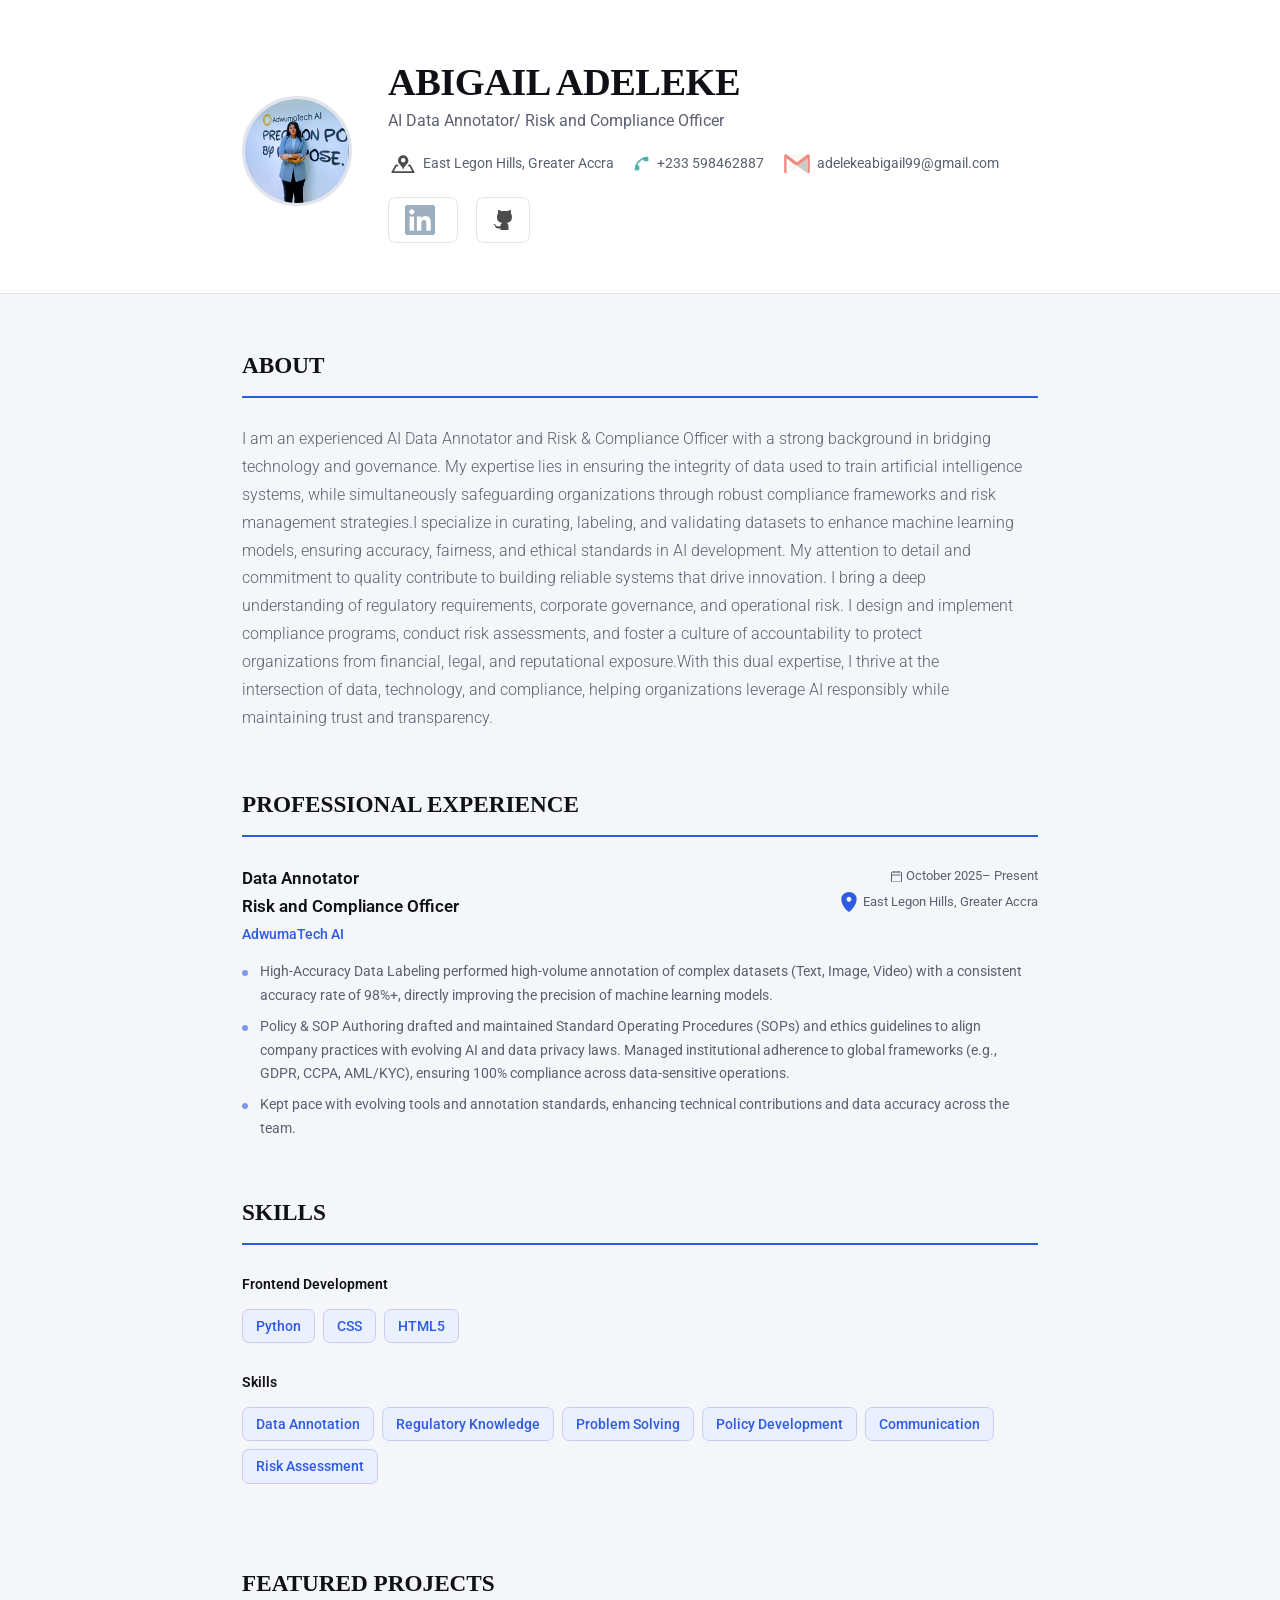
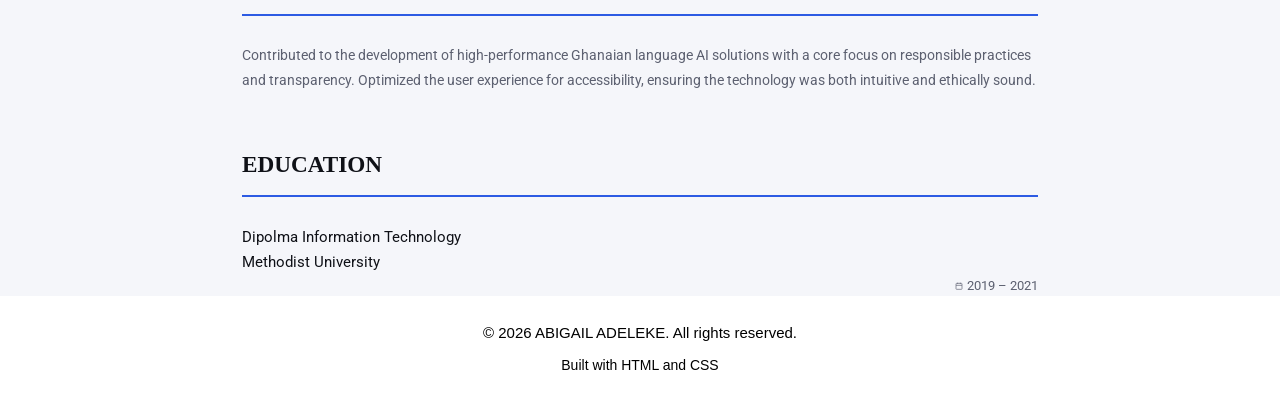
<file: index.html>
<DOCTYPE html>
<html lang="en">
  <head>
    <meta charset="UTF-8">
    <meta name="viewport" content="width=device-width, initial-scale=1.0">
    <title>Abby
    </title>
<link href="https://fonts.googleapis.com/css2?family=Roboto:wght@300;400;500;700&display=swap" rel="stylesheet">
    <link rel="stylesheet" href="styles.css">
  
    <div class="hero">
    <div class="container">
    <div class="hero-inner">
    <div class="avatar-wrap">
    <img src="page.jpg" alt="profile pic">
    </div>
    <div class="hero-text">
      <h1>ABIGAIL ADELEKE</h1>
      <p class="role">AI Data Annotator/ Risk and Compliance Officer</p>
      <div class="contact-line">

       <span>
        <svg fill="#000000" width="30px" height="30px" viewBox="-1.5 0 19 19" xmlns="http://www.w3.org/2000/svg" class="cf-icon-svg"><path d="M15.084 15.2H.916a.264.264 0 0 1-.254-.42l2.36-4.492a.865.865 0 0 1 .696-.42h.827a9.51 9.51 0 0 0 .943 1.108H3.912l-1.637 3.116h11.45l-1.637-3.116h-1.34a9.481 9.481 0 0 0 .943-1.109h.591a.866.866 0 0 1 .696.421l2.36 4.492a.264.264 0 0 1-.254.42zM11.4 7.189c0 2.64-2.176 2.888-3.103 5.46a.182.182 0 0 1-.356 0c-.928-2.572-3.104-2.82-3.104-5.46a3.282 3.282 0 0 1 6.563 0zm-1.86-.005a1.425 1.425 0 1 0-1.425 1.425A1.425 1.425 0 0 0 9.54 7.184z"/></svg>
        East Legon Hills, Greater Accra
       </span>

       <span>
       <svg width="20px" height="30px" viewBox="0 0 50 50" version="1" xmlns="http://www.w3.org/2000/svg"
       enable-background="new 0 0 48 48">
       <path
       fill="#009688"
      d="M39.1,7l-3.7,0C22.2,7.2,7.1,24.1,7,35.4l0,3.7c0,1,0.8,1.9,1.9,1.9l7.5-0.1c1,0,1.9-0.9,
      1.9-1.9l0.2-8.2l-4.7-4c0-2.6,10.5-13.1,13.2-13.2l4.3,4.7l7.9-0.2c1,0,1.9-0.9,1.9-1.9L41,8.9
      C41,7.8,40.2,7,39.1,7z" />
     </svg>
    +233 598462887
    </span>

    <span>
        <svg width="30px" height="30px" viewBox="0 0 14 14" role="img" focusable="false" aria-hidden="true" xmlns="http://www.w3.org/2000/svg"><path fill="#f7f5ed" d="M6.99746829 5.206376l.0235081-.0174163 4.8423562 3.6154833H2.13158837l4.84237182-3.6154833z" class="fil0"/><path fill="#f7f5ed" d="M4.56374 10.5595L9.43626 7.022l-.0265-.019h-.003l-.009-.01c-.45053-.3173-.89911-.6396-1.34661-.9653-.00005-.0001-.00008-.0001-.00012-.0001C6.88672 5.18 5.72961 4.3088 4.5638 3.4406v7.1135l.00011-.0001z" class="fil0"/><path fill="#e75a4d" d="M11.86331462 11.342143h.34182027c.43471944 0 .79038762-.35566584.79038762-.79038762V3.35103691c0-.43471944-.35567521-.79038762-.79038762-.79038762h-.34182027v8.7814859zm-9.73174422.0668536h-.34182027c-.43471007 0-.79038762-.35566584-.79038762-.79038762V3.35106034c0-.43471944.35566584-.79038762.79038762-.79038762h.34182027v8.8483395z" class="fil1"/><path fill="#f7f5ed" d="M6.99745032 6.15873972l.0235081.01742411 4.8423562-3.61551454H2.1315704l4.84237182 3.61551454z" class="fil0"/><path fill="#b7b6ad" d="M7.00268302 7.8725505l4.86067846 3.46960812V4.2977573c-.80412541.59883956-1.60412714 1.19911616-2.40519884 1.79209822-.75827446.56129689-1.51750643 1.11605681-2.28213667 1.65685245l-.00021868.0001562-.1731149.12568243z"/><path fill="#b7b6ad" fill-rule="nonzero" d="M2.14986923 11.4342229l-.03659766-.0505307 4.89550325-3.5571426.0365508.0505307z"/><path fill="#e75a4d" d="M7.00268302 7.8725505C5.15723469 6.77326957 2.80294143 4.78635871.99939375 3.45886958l.53361435-.83645881.58299228-.04767177.01559853-.01407643L6.9739633 6.1761693l.02351278-.0174249.02351279.0174249 4.842364-3.61550673.01559892.01407643.5829923.04767177.53361434.83645881C11.0449094 4.89462874 9.00882679 6.55608909 7.0026799 7.8725505z" class="fil1"/><path fill="none" d="M0-2034h2048V14H0z"/></svg>
        adelekeabigail99@gmail.com
      </span>

      
      </a>
      <a href="https://www.linkedin.com/in/abigail-adeleke-14346b2b6/" target="_blank" class="link-btn">
        <svg width="30px" height="30px" viewBox="0 0 24 24" id="meteor-icon-kit__solid-linkedin" fill="none" xmlns="http://www.w3.org/2000/svg"><path fill-rule="evenodd" clip-rule="evenodd" d="M22.2857 0H1.70893C0.766071 0 0 0.776786 0 1.73036V22.2696C0 23.2232 0.766071 24 1.70893 24H22.2857C23.2286 24 24 23.2232 24 22.2696V1.73036C24 0.776786 23.2286 0 22.2857 0ZM7.25357 20.5714H3.69643V9.11786H7.25893V20.5714H7.25357ZM5.475 7.55357C4.33393 7.55357 3.4125 6.62679 3.4125 5.49107C3.4125 4.35536 4.33393 3.42857 5.475 3.42857C6.61071 3.42857 7.5375 4.35536 7.5375 5.49107C7.5375 6.63214 6.61607 7.55357 5.475 7.55357ZM20.5875 20.5714H17.0304V15C17.0304 13.6714 17.0036 11.9625 15.1821 11.9625C13.3286 11.9625 13.0446 13.4089 13.0446 14.9036V20.5714H9.4875V9.11786H12.9V10.6821H12.9482C13.425 9.78214 14.5875 8.83393 16.3179 8.83393C19.9179 8.83393 20.5875 11.2071 20.5875 14.2929V20.5714Z" fill="#758CA3"/></svg>
      

       <span>
     <a href="https://github.com/akdel24" target="_blank" class="link-btn">
        <svg fill="#000000" width="20px" height="20px" viewBox="0 0 1920 1920" xmlns="http://www.w3.org/2000/svg">
    <path d="M1821.63 637.76c0-130.027-43.627-236.373-116.054-319.68 11.627-30.187 50.347-151.36-11.2-315.307 0 0-94.72-32-310.4 122.134-90.133-26.454-186.773-39.68-282.773-40.107-96 .427-192.64 13.653-282.667 40.107C602.749-29.227 507.923 2.773 507.923 2.773c-61.547 163.947-22.72 285.12-11.094 315.307-72.32 83.307-116.266 189.653-116.266 319.68 0 456.533 263.68 558.72 514.453 588.8 0 0-180.267 111.68-180.267 299.413-64.32 30.507-336.533 123.947-437.333-58.133 0 0-59.627-114.347-173.013-122.773 0 0-110.294-1.494-7.787 72.426 0 0 74.027 36.694 125.44 174.294 0 0 57.173 289.92 489.067 159.68 4.373 2.24 1.6 140.266 1.6 168.533h777.173s1.28-277.013 1.28-365.12c0-216.64-144.64-292.48-185.28-329.28 251.627-29.44 515.733-130.133 515.733-587.84" fill-rule="evenodd"/></svg>
</a>
  </div>
  </div>
  </div>
  </div>
  </div>

 <div class="container">
    <section class="section">
     <h2 class="section-title">ABOUT</h2>
      <p class="about-text">
          I am an experienced AI Data Annotator and Risk & Compliance Officer with a strong background in bridging technology and governance. My expertise lies in ensuring the integrity of data used to train artificial intelligence systems, while simultaneously safeguarding organizations through robust compliance frameworks and risk management strategies.I specialize in curating, labeling, and validating datasets to enhance machine learning models, ensuring accuracy, fairness, and ethical standards in AI development. My attention to detail and commitment to quality contribute to building reliable systems that drive innovation. I bring a deep understanding of regulatory requirements, corporate governance, and operational risk. I design and implement compliance programs, conduct risk assessments, and foster a culture of accountability to protect organizations from financial, legal, and reputational exposure.With this dual expertise, I thrive at the intersection of data, technology, and compliance, helping organizations leverage AI responsibly while maintaining trust and transparency.
      </p>
     </section>

  <section class="section">
  <h2 class="section-title">PROFESSIONAL EXPERIENCE</h2>
  <div class="exp-item">
  <div class="exp-header">
  <div>
  <div class="exp-title">Data Annotator</div>
  <div class="exp-title">Risk and Compliance Officer</div>
  <div class="exp-company">AdwumaTech AI</div>
  </div>
  <div class="exp-meta">

    <span>
      <svg width="12" height="12" fill="none" stroke="currentColor" stroke-width="2"
      viewBox="0 0 24 24">
      <rect x="3" y="4" width="20" height="20" rx="2"/>
      <path d="M16 2v4M8 2v4M3 10h18"/>
      </svg>
       October 2025– Present
      </span>

<span>
  <svg width="20px" height="30px" viewBox="-5.07 0 43.012 43.012" xmlns="http://www.w3.org/2000/svg">
  <path id="location" d="M406.185,260.012c-18.028-13.493-16.233-28.572-16.233-28.572h11.184a4.7,4.7,0,0,0-.142,1.1,5.378,5.378,0,0,0,.466,2.1,7.353,7.353,0,0,0,2.622,2.615,5,5,0,0,0,4.218,0,7.316,7.316,0,0,0,2.619-2.615,5.4,5.4,0,0,0,.465-2.105,4.728,4.728,0,0,0-.141-1.1h11.5S424.217,246.277,406.185,260.012Zm4.731-29.576a7.353,7.353,0,0,0-2.619-2.618,4.977,4.977,0,0,0-4.211,0,7.389,7.389,0,0,0-2.622,2.618,6.468,6.468,0,0,0-.326,1H389.966c0-7.972,7.335-14.435,16.383-14.435s16.383,6.463,16.383,14.435H411.242A6.523,6.523,0,0,0,410.915,230.436Z" transform="translate(-389.902 -217)" fill="#2d5be2"/>
</svg>
East Legon Hills, Greater Accra
</span>
  </div>
   </div>

    <ul class="exp-bullets">
   <li>
      High-Accuracy Data Labeling performed high-volume annotation of complex datasets (Text, Image, Video) with a consistent accuracy rate of 98%+, directly improving the precision of machine learning models.
     </li>

    <li>
        Policy & SOP Authoring drafted and maintained Standard Operating Procedures (SOPs) and ethics guidelines to align company practices with evolving AI and data privacy laws. Managed institutional adherence to global frameworks (e.g., GDPR, CCPA, AML/KYC), ensuring 100% compliance across data-sensitive operations.
     </li>

    <li>
       Kept pace with evolving tools and annotation standards, enhancing technical contributions and data accuracy across the team.
       </li>
          </ul>
        </div>
      </section>

      <section class="section">
        <h2 class="section-title">SKILLS</h2>
        <div class="skill-group">
        <div class="skill-label">Frontend Development</div>
        <div class="tags">
        <span class="tag">Python</span>
        <span class="tag">CSS</span>
        <span class="tag">HTML5</span>
        
     </div>
     </div>
     <div class="skill-group">
     <div class="skill-label">Skills</div>
     <div class="tags">
  <span class="tag">Data Annotation</span>
  <span class="tag">Regulatory Knowledge</span>
  <span class="tag">Problem Solving</span>
  <span class="tag">Policy Development</span>
  <span class="tag">Communication</span>
  <span class="tag">Risk Assessment</span>      
          </div>
        </div>
      </section>

<section class="section">
        <h2 class="section-title">FEATURED PROJECTS</h2>
          <p class="project-desc">
            Contributed to the development of  high-performance Ghanaian language AI solutions with a core focus on responsible practices and transparency. Optimized the user experience for accessibility, ensuring the technology was both intuitive and ethically sound.
          </p>
      </section>

      <section class="section">
        <h2 class="section-title">EDUCATION</h2>
        <div class="item">
          <div class="header">
          <div class="degree">Dipolma Information Technology</div>
          <div class="school">Methodist University</div>
          </div>
          </div>
            <div class="exp-meta">
              <span>
            <svg width="8" height="10" fill="none" stroke="currentColor" stroke-width="2"
              viewBox="0 0 24 24">
                  <rect x="3" y="4" width="18" height="18" rx="2"/>
                  <path d="M16 2v4M8 2v4M3 10h18"/>
                </svg>
                2019 – 2021
                </span> 

    </div>
    </div>
    </div>
    </section>
    </div>

    <footer class="footer">
    <p>© 2026 ABIGAIL ADELEKE. All rights reserved.</p>
    <p class="footer-note">Built with HTML and CSS</p>
    </footer>

  </body>
</html>
</file>
<file: styles.css>
/* ── CSS VARIABLES (Global Colors) ── */
:root {
  --ink: #0F1117;
  --ink-soft: #5C6070;
  --accent: #2D5BE3;
  --accent-hover: #1A3FBA;
  --surface: #F5F6FA;
  --card: #FFFFFF;
  --border: #E2E4EC;
  --tag-bg: #EAF0FF;
  --tag-text: #2D5BE3;
  --dot: #00B894;
  --footer-bg: #0F1117;
}

/* ── RESET ── */
*, *::before, *::after { box-sizing: border-box; margin: 0; padding: 0; }

html { scroll-behavior: smooth; }

/* ── BASE ── */
body {
  font-family: 'Roboto', sans-serif;
  background: var(--surface);
  color: var(--ink);
  font-size: 15px;
  line-height: 1.65;
  -webkit-font-smoothing: antialiased;
}

/* ── HEADER ── */
.hero {
  background: var(--card);
  padding: 60px 0 50px;
  border-bottom: 1px solid var(--border);
}

.container {
  max-width: 860px;
  margin: 0 auto;
  padding: 0 32px;
}

.hero-inner {
  display: flex;
  align-items: center;
  gap: 36px;
  animation: fadeUp 0.6s ease both;
}

.avatar-wrap {
  flex-shrink: 0;
  width: 110px;
  height: 110px;
  border-radius: 50%;
  overflow: hidden;
  border: 3px solid var(--border);
  background: #d0d4e8;
  display: flex;
  align-items: center;
  justify-content: center;
  font-size: 40px;
}

.avatar-wrap img {
  width: 100%;
  height: 100%;
  object-fit: cover;
}

.hero-text h1 {
  font-family: 'DM Serif Display', serif;
  font-size: 2.4rem;
  letter-spacing: -0.5px;
  color: var(--ink);
  line-height: 1.15;
}

.hero-text .role {
  color: var(--ink-soft);
  font-size: 1rem;
  font-weight: 400;
  margin-top: 4px;
}

.contact-line {
  display: flex;
  flex-wrap: wrap;
  gap: 18px;
  margin-top: 14px;
  font-size: 0.88rem;
  color: var(--ink-soft);
}

.contact-line span {
  display: flex;
  align-items: center;
  gap: 5px;
}

.contact-line svg { flex-shrink: 0; opacity: 0.7; }

.links {
  display: flex;
  flex-wrap: wrap;
  gap: 10px;
  margin-top: 18px;
}

.link-btn {
  display: inline-flex;
  align-items: center;
  gap: 6px;
  padding: 7px 16px;
  border: 1.5px solid var(--border);
  border-radius: 8px;
  background: var(--card);
  color: var(--ink);
  font-size: 0.87rem;
  font-weight: 500;
  text-decoration: none;
  transition: border-color 0.2s, color 0.2s, background 0.2s;
}

.link-btn:hover {
  border-color: var(--accent);
  color: var(--accent);
  background: var(--tag-bg);
}

/* ── SECTIONS ── */
.section {
  padding: 52px 0 0;
  animation: fadeUp 0.5s ease both;
}

.section-title {
  font-family: 'DM Serif Display', serif;
  font-size: 1.45rem;
  color: var(--ink);
  padding-bottom: 12px;
  border-bottom: 2px solid var(--accent);
  margin-bottom: 28px;
}

/* ── ABOUT ── */
.about-text {
  color: var(--ink-soft);
  font-size: 0.97rem;
  max-width: 780px;
  font-weight: 300;
  line-height: 1.8;
}

/* ── EXPERIENCE ── */
.exp-item {
  margin-bottom: 36px;
  padding-bottom: 36px;
  border-bottom: 1px solid var(--border);
}

.exp-item:last-child { border-bottom: none; margin-bottom: 0; padding-bottom: 0; }

.exp-header {
  display: flex;
  justify-content: space-between;
  align-items: flex-start;
  gap: 16px;
  flex-wrap: wrap;
}

.exp-title {
  font-weight: 600;
  font-size: 1.05rem;
  color: var(--ink);
}

.exp-company {
  color: var(--accent);
  font-size: 0.9rem;
  font-weight: 500;
  margin-top: 2px;
}

.exp-meta {
  text-align: right;
  flex-shrink: 0;
  font-size: 0.84rem;
  color: var(--ink-soft);
  line-height: 1.6;
}

.exp-meta span {
  display: flex;
  align-items: center;
  gap: 4px;
  justify-content: flex-end;
}

.exp-bullets {
  margin-top: 14px;
  padding-left: 0;
  list-style: none;
  display: flex;
  flex-direction: column;
  gap: 7px;
}

.exp-bullets li {
  position: relative;
  padding-left: 18px;
  font-size: 0.9rem;
  color: var(--ink-soft);
}

.exp-bullets li::before {
  content: '';
  position: absolute;
  left: 0;
  top: 10px;
  width: 6px;
  height: 6px;
  border-radius: 50%;
  background: var(--accent);
  opacity: 0.6;
}

/* ── SKILLS ── */
.skill-group { margin-bottom: 28px; }

.skill-label {
  font-weight: 600;
  font-size: 0.9rem;
  color: var(--ink);
  margin-bottom: 12px;
}

.tags {
  display: flex;
  flex-wrap: wrap;
  gap: 8px;
}

.tag {
  background: var(--tag-bg);
  color: var(--tag-text);
  border: 1px solid #cccbec;
  border-radius: 7px;
  padding: 5px 13px;
  font-size: 0.85rem;
  font-weight: 500;
  transition: background 0.18s, color 0.18s;
}

.tag:hover {
  background: var(--accent);
  color: #fff;
  border-color: var(--accent);
}

/* ── PROJECTS ── */
.project-card {
  background: var(--card);
  border: 1px solid var(--border);
  border-radius: 12px;
  padding: 28px 28px 24px;
  margin-bottom: 16px;
  transition: box-shadow 0.2s, transform 0.2s;
}

.project-card:hover {
  box-shadow: 0 8px 32px rgba(175, 170, 239, 0.15);
  transform: translateY(-2px);
}

.project-header {
  display: flex;
  align-items: flex-start;
  justify-content: space-between;
  gap: 12px;
}

.project-title {
  font-weight: 600;
  font-size: 1.05rem;
  color: var(--ink);
}

.project-link {
  color: var(--ink-soft);
  flex-shrink: 0;
  transition: color 0.2s;
}

.project-link:hover { color: var(--accent); }

.project-desc {
  font-size: 0.9rem;
  color: var(--ink-soft);
  margin-top: 8px;
  line-height: 1.7;
}

.project-card .tags { margin-top: 16px; }

/* ── EDUCATION ── */
.edu-item {
  margin-bottom: 28px;
  padding-bottom: 28px;
  border-bottom: 1px solid var(--border);
}

.edu-item:last-child { border-bottom: none; margin-bottom: 0; padding-bottom: 0; }

.edu-header {
  display: flex;
  justify-content: space-between;
  align-items: flex-start;
  gap: 12px;
  flex-wrap: wrap;
}

.edu-degree {
  font-weight: 600;
  font-size: 1rem;
  color: var(--ink);
}

.edu-school {
  color: var(--accent);
  font-size: 0.9rem;
  font-weight: 500;
  margin-top: 2px;
}

.edu-detail {
  font-size: 0.88rem;
  color: var(--ink-soft);
  margin-top: 6px;
}

/* ── CERTIFICATIONS ── */
.cert-list {
  list-style: none;
  display: flex;
  flex-direction: column;
  gap: 16px;
}

.cert-list li {
  display: flex;
  align-items: flex-start;
  gap: 12px;
}

.cert-dot {
  width: 8px;
  height: 8px;
  border-radius: 50%;
  background: var(--dot);
  flex-shrink: 0;
  margin-top: 6px;
}

.cert-name {
  font-weight: 500;
  font-size: 0.95rem;
  color: var(--ink);
}

.cert-issuer {
  font-size: 0.84rem;
  color: var(--ink-soft);
  margin-top: 2px;
}

/* ── FOOTER ── */
.footer {
  background-color: #ffffff;
  color: #000000;
  text-align: center;
  padding: 25px 10px;
  font-family: Arial, sans-serif;
}

.footer-note {
  font-size: 14px;
  color: #000000;
  margin-top: 8px;
}

/* ── ANIMATIONS ── */
@keyframes fadeUp {
  from { opacity: 0; transform: translateY(18px); }
  to   { opacity: 1; transform: translateY(0); }
}

.section { animation-delay: 0.1s; }
.section:nth-child(2) { animation-delay: 0.15s; }
.section:nth-child(3) { animation-delay: 0.2s; }
.section:nth-child(4) { animation-delay: 0.25s; }

/* ── RESPONSIVE ── */
@media (max-width: 600px) {
  .hero-inner { flex-direction: column; align-items: flex-start; gap: 20px; }
  .hero-text h1 { font-size: 1.85rem; }
  .exp-header { flex-direction: column; }
  .exp-meta { text-align: left; }
  .exp-meta span { justify-content: flex-start; }
  .edu-header { flex-direction: column; }
}
</file>
